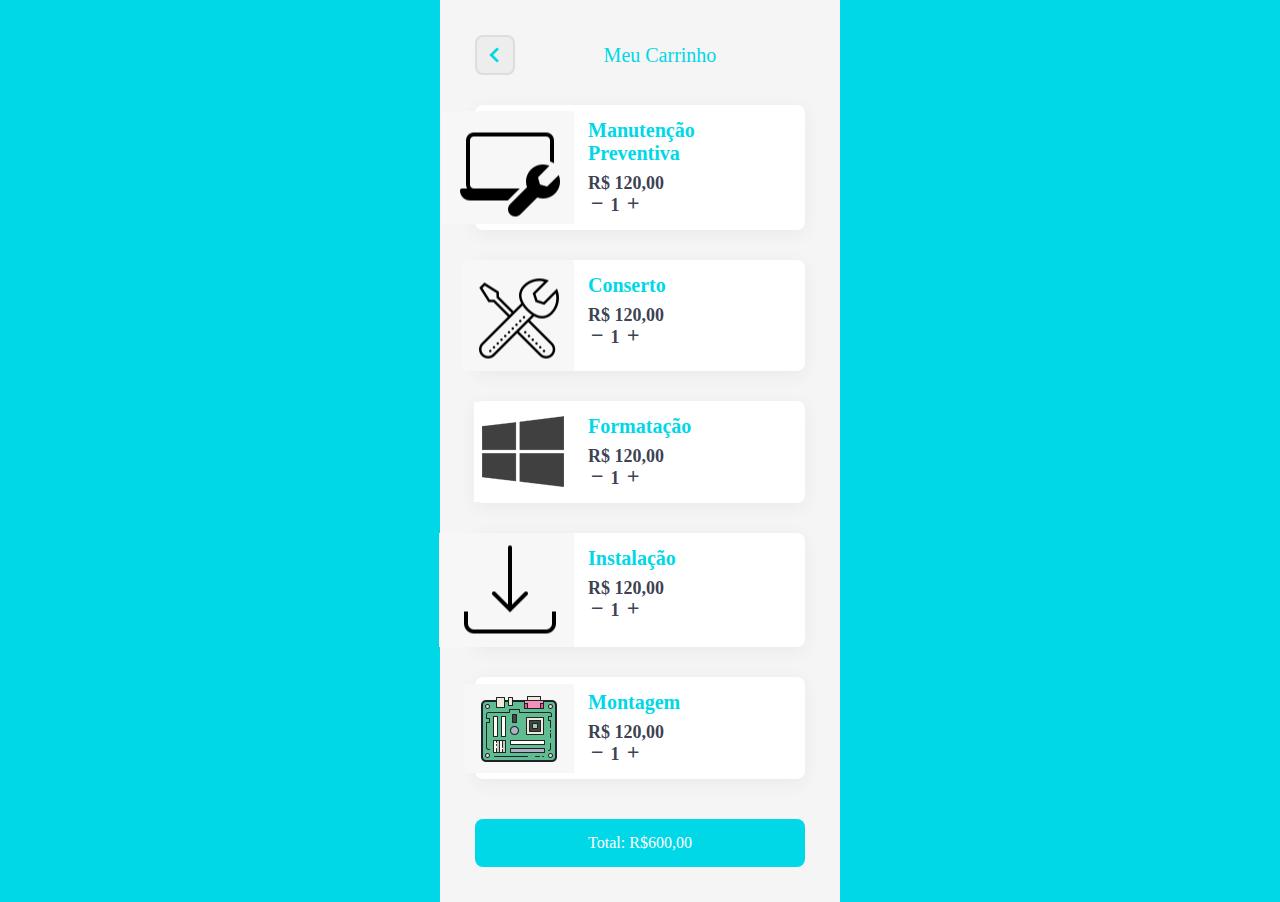
<file: site/html/carrinho.html>
<!DOCTYPE html>
<html lang="pt-br">
<head>
    <meta charset="UTF-8">
    <meta name="viewport" content="width=device-width, initial-scale=1.0">
    <link rel="stylesheet" href="../css/carrinho.css">
    <link rel="preconnect" href="https://fonts.googleapis.com">
    <link href="https://unpkg.com/boxicons@2.1.4/css/boxicons.min.css" rel="stylesheet">
    <title>Carrinho</title>
</head>
<body>
    <div class="carrinho">
        <div class="cabecalho-carrinho">
            <button>
                <i class="bx bx-chevron-left"></i>
            </button>
            <h3>Meu Carrinho</h3>
        </div>
        <ul>
            <li class="carrinho-item">
                <div class="imagem">
                    <img src="../img/manutencaocarrinhooooooo.png" alt="...">
                </div>
                <div class="info">
                    <h4>Manutenção Preventiva</h4>
                    <div class="preco">
                        <p>R$ 120,00</p>
                        <div class="contador">
                            <i class="bx bx-minus"></i>
                                <span>1</span>
                            <i class="bx bx-plus"></i>
                        </div>
                    </div>
                </div>
            </li>

            <li class="carrinho-item">
                <div class="imagem">
                    <img src="../img/consertocarrinhoooooooo.png" alt="...">
                </div>
                <div class="info">
                    <h4>Conserto</h4>
                    <div class="preco">
                        <p>R$ 120,00</p>
                        <div class="contador">
                            <i class="bx bx-minus"></i>
                                <span>1</span>
                            <i class="bx bx-plus"></i>
                        </div>
                    </div>
                </div>
            </li>

            <li class="carrinho-item">
                <div class="imagem">
                    <img src="../img/formatacaophotoshop.png" alt="...">
                </div>
                <div class="info">
                    <h4>Formatação</h4>
                    <div class="preco">
                        <p>R$ 120,00</p>
                        <div class="contador">
                            <i class="bx bx-minus"></i>
                                <span>1</span>
                            <i class="bx bx-plus"></i>
                        </div>
                    </div>
                </div>
            </li>

            <li class="carrinho-item">
                <div class="imagem">
                    <img src="../img/instalacaocarrinhooooooo.png" alt="...">
                </div>
                <div class="info">
                    <h4>Instalação</h4>
                    <div class="preco">
                        <p>R$ 120,00</p>
                        <div class="contador">
                            <i class="bx bx-minus"></i>
                                <span>1</span>
                            <i class="bx bx-plus"></i>
                        </div>
                    </div>
                </div>
            </li>

            <li class="carrinho-item">
                <div class="imagem">
                    <img src="../img/montarcarrinhooooooo.png" alt="...">
                </div>
                <div class="info">
                    <h4>Montagem</h4>
                    <div class="preco">
                        <p>R$ 120,00</p>
                        <div class="contador">
                            <i class="bx bx-minus"></i>
                                <span>1</span>
                            <i class="bx bx-plus"></i>
                        </div>
                    </div>
                </div>
            </li>
        </ul>

        <button class="pagar">Total: R$600,00</button>

    </div>
</body>
</html>
</file>
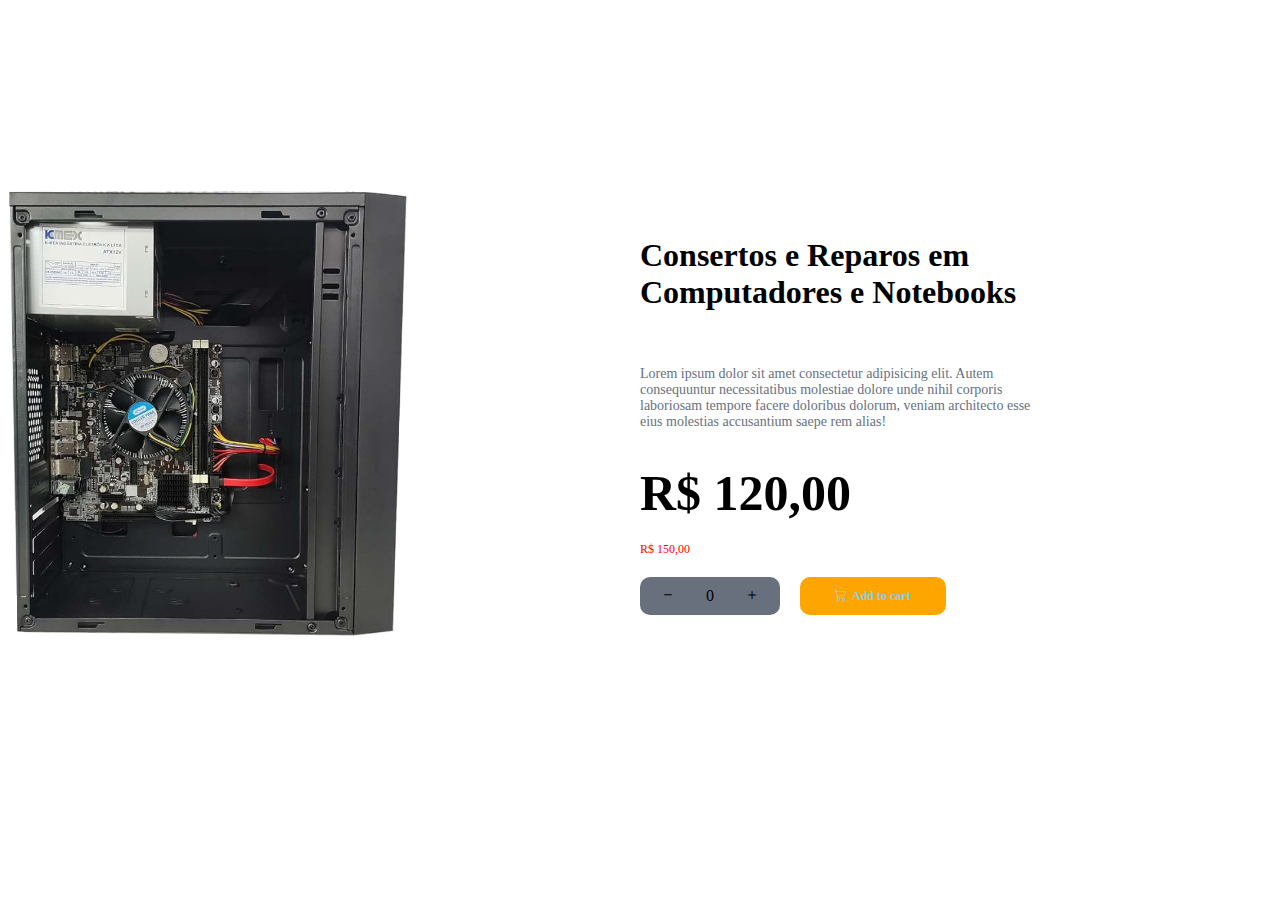
<file: site/html/conserto.html>
<!DOCTYPE html>
<html lang="pt-br">
<head>
    <meta charset="UTF-8">
    <meta name="viewport" content="width=device-width, initial-scale=1.0">
    <link rel="stylesheet" href="../css/conserto.css">
    <link rel="preconnect" href="https://fonts.googleapis.com">
    <link rel="preconnect" href="https://fonts.gstatic.com" crossorigin>
    <link href="https://fonts.googleapis.com/css2?family=Kumbh+Sans:wght@400;700&display=swap" rel="stylesheet">
    <link rel="stylesheet" href="https://cdn.jsdelivr.net/npm/bootstrap-icons@1.11.3/font/bootstrap-icons.min.css">
    <title>Consertos e Reparos em Computadores e NOtebooks</title>
</head>
<body>
    <main>
        <section>
            <div class="container">
                <div class="left-side">
                    <div class="items">
                        <!-- <div class="select-image"> -->
                            <img src="../img/pclado.jpg" class="select-image">
                        <!-- </div> -->

                        <!-- <div class="thumbnails">
                            <div class="thumbnail">
                                <img src="../img/pcfrente.jpg" alt="">
                            </div>

                            <div class="thumbnail">
                                <img src="../img/cpu.jpg" alt="">
                            </div>

                            <div class="thumbnail">
                                <img src="../img/placamae.jpg" alt="">
                            </div>

                            <div class="thumbnail">
                                <img src="../img/ssd.jpg" alt="">
                            </div>
                        </div> -->
                    </div>
                </div>

                <div class="right-side">
                    <div class="content">
                        <h1>Consertos e Reparos em Computadores e Notebooks</h1>
                        <p>Lorem ipsum dolor sit amet consectetur adipisicing elit. Autem consequuntur necessitatibus molestiae dolore unde nihil corporis laboriosam tempore facere doloribus dolorum, veniam architecto esse eius molestias accusantium saepe rem alias!</p>
                        <span class="price">R$ 120,00</span>
                        <span class="off">R$ 150,00</span>
                        <div class="options">
                            <div class="amount">
                                <div class="minus">
                                    <i class="bi bi-dash"></i>
                                </div>
                                <span>0</span>
                                <div class="plus">
                                    <i class="bi bi-plus"></i>
                                </div>
                            </div>

                            <a href="" class="button"><i class="bi bi-cart3"></i>Add to cart</a>
                        </div>
                    </div>
                </div>
            </div>
        </section>
    </main>
</body>
</html>
</file>
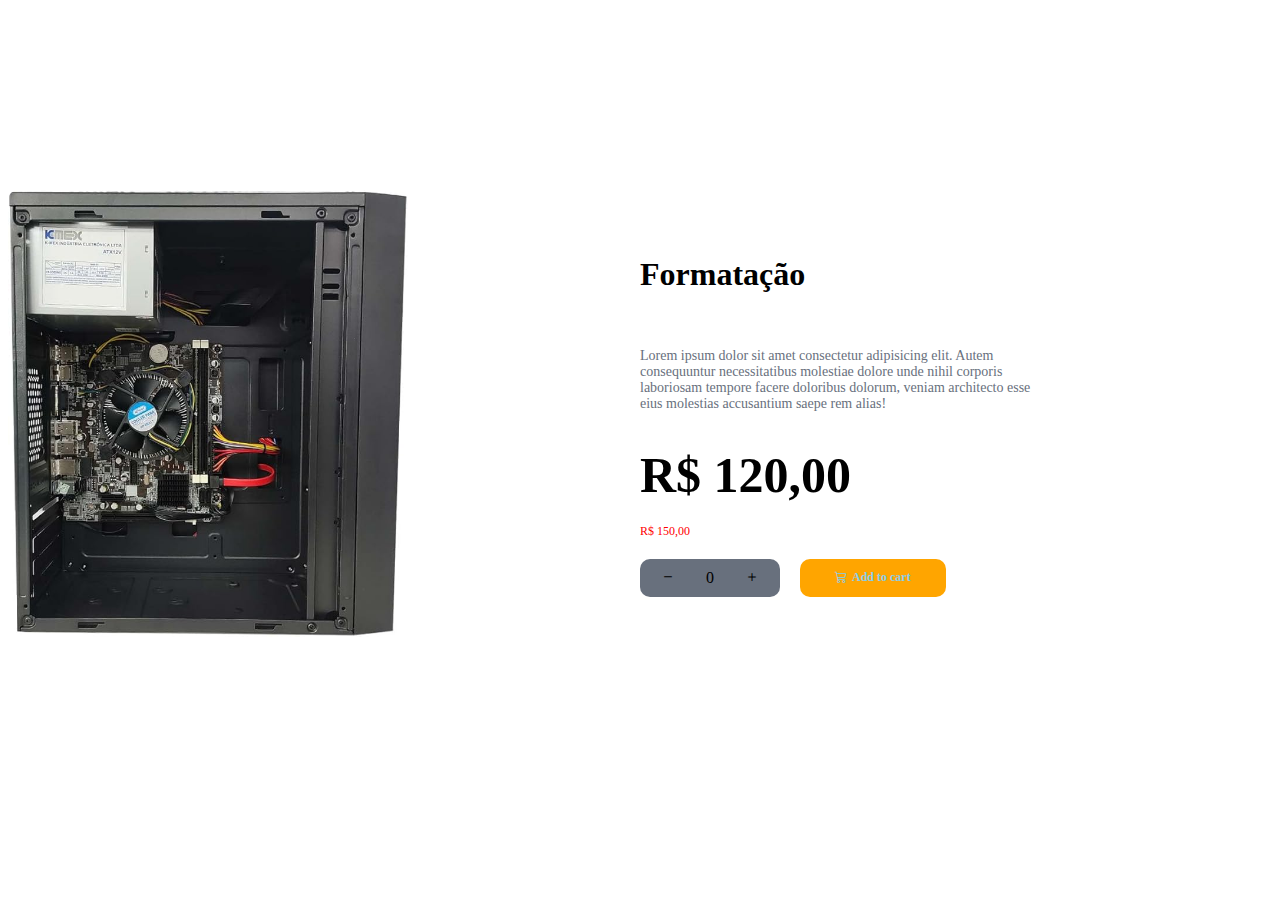
<file: site/html/formatacao.html>
<!DOCTYPE html>
<html lang="pt-br">
<head>
    <meta charset="UTF-8">
    <meta name="viewport" content="width=device-width, initial-scale=1.0">
    <link rel="stylesheet" href="../css/formatacao.css">
    <link rel="preconnect" href="https://fonts.googleapis.com">
    <link rel="preconnect" href="https://fonts.gstatic.com" crossorigin>
    <link href="https://fonts.googleapis.com/css2?family=Kumbh+Sans:wght@400;700&display=swap" rel="stylesheet">
    <link rel="stylesheet" href="https://cdn.jsdelivr.net/npm/bootstrap-icons@1.11.3/font/bootstrap-icons.min.css">
    <title>Formatação</title>
</head>
<body>
    <main>
        <section>
            <div class="container">
                <div class="left-side">
                    <div class="items">
                        <div class="select-image">
                            <img src="../img/pclado.jpg">
                        </div>

                        <!-- <div class="thumbnails">
                            <div class="thumbnail">
                                <img src="../img/pcfrente.jpg" alt="">
                            </div>

                            <div class="thumbnail">
                                <img src="../img/cpu.jpg" alt="">
                            </div>

                            <div class="thumbnail">
                                <img src="../img/placamae.jpg" alt="">
                            </div>

                            <div class="thumbnail">
                                <img src="../img/ssd.jpg" alt="">
                            </div>
                        </div> -->
                    </div>
                </div>

                <div class="right-side">
                    <div class="content">
                        <h1>Formatação</h1>
                        <p>Lorem ipsum dolor sit amet consectetur adipisicing elit. Autem consequuntur necessitatibus molestiae dolore unde nihil corporis laboriosam tempore facere doloribus dolorum, veniam architecto esse eius molestias accusantium saepe rem alias!</p>
                        <span class="price">R$ 120,00</span>
                        <span class="off">R$ 150,00</span>
                        <div class="options">
                            <div class="amount">
                                <div class="minus">
                                    <i class="bi bi-dash"></i>
                                </div>
                                <span>0</span>
                                <div class="plus">
                                    <i class="bi bi-plus"></i>
                                </div>
                            </div>

                            <a href="" class="button"><i class="bi bi-cart3"></i>Add to cart</a>
                        </div>
                    </div>
                </div>
            </div>
        </section>
    </main>
</body>
</html>
</file>
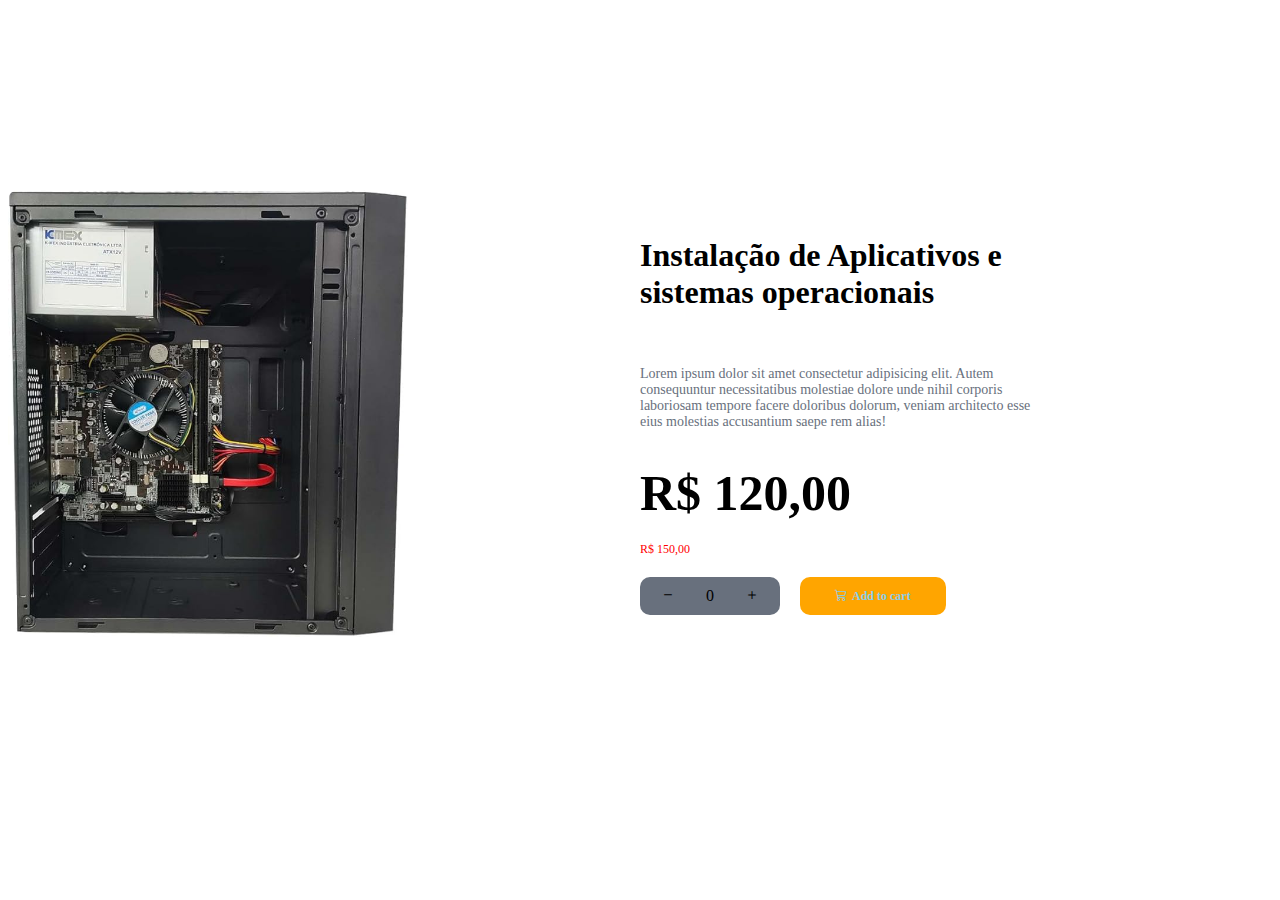
<file: site/html/instalacao.html>
<!DOCTYPE html>
<html lang="pt-br">
<head>
    <meta charset="UTF-8">
    <meta name="viewport" content="width=device-width, initial-scale=1.0">
    <link rel="stylesheet" href="../css/instalacao.css">
    <link rel="preconnect" href="https://fonts.googleapis.com">
    <link rel="preconnect" href="https://fonts.gstatic.com" crossorigin>
    <link href="https://fonts.googleapis.com/css2?family=Kumbh+Sans:wght@400;700&display=swap" rel="stylesheet">
    <link rel="stylesheet" href="https://cdn.jsdelivr.net/npm/bootstrap-icons@1.11.3/font/bootstrap-icons.min.css">
    <title>Instalação de Aplicativos e sistemas operacionais</title>
</head>
<body>
    <main>
        <section>
            <div class="container">
                <div class="left-side">
                    <div class="items">
                        <div class="select-image">
                            <img src="../img/pclado.jpg">
                        </div>

                        <!-- <div class="thumbnails">
                            <div class="thumbnail">
                                <img src="../img/pcfrente.jpg" alt="">
                            </div>

                            <div class="thumbnail">
                                <img src="../img/cpu.jpg" alt="">
                            </div>

                            <div class="thumbnail">
                                <img src="../img/placamae.jpg" alt="">
                            </div>

                            <div class="thumbnail">
                                <img src="../img/ssd.jpg" alt="">
                            </div>
                        </div> -->
                    </div>
                </div>

                <div class="right-side">
                    <div class="content">
                        <h1>Instalação de Aplicativos e sistemas operacionais</h1>
                        <p>Lorem ipsum dolor sit amet consectetur adipisicing elit. Autem consequuntur necessitatibus molestiae dolore unde nihil corporis laboriosam tempore facere doloribus dolorum, veniam architecto esse eius molestias accusantium saepe rem alias!</p>
                        <span class="price">R$ 120,00</span>
                        <span class="off">R$ 150,00</span>
                        <div class="options">
                            <div class="amount">
                                <div class="minus">
                                    <i class="bi bi-dash"></i>
                                </div>
                                <span>0</span>
                                <div class="plus">
                                    <i class="bi bi-plus"></i>
                                </div>
                            </div>

                            <a href="" class="button"><i class="bi bi-cart3"></i>Add to cart</a>
                        </div>
                    </div>
                </div>
            </div>
        </section>
    </main>
</body>
</html>
</file>
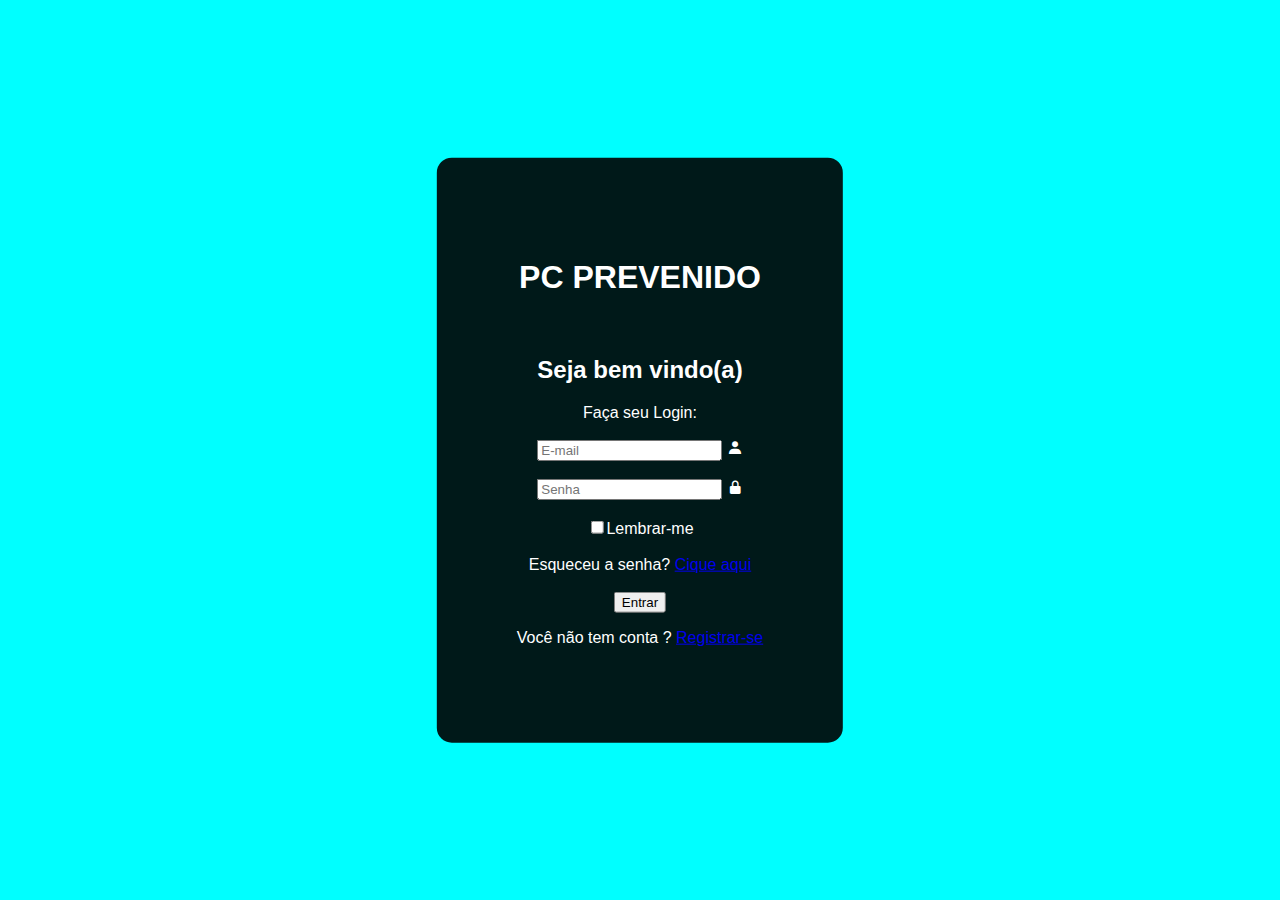
<file: site/html/login.html>
<!DOCTYPE html>
<html lang="pt-br">
<head>
    <meta charset="UTF-8">
    <meta name="viewport" content="width=device-width, initial-scale=1.0">
    <title>Login</title>
    <link href='https://unpkg.com/boxicons@2.1.4/css/boxicons.min.css' rel='stylesheet'>
    <style>
        body{
            font-family: Arial, Helvetica, sans-serif;
            background-color: aqua;
        }
        .caixa{
            background-color: rgba(0, 0, 0, 0.9);
            position: absolute;
            top: 50%;
            left: 50%;
            transform: translate(-50%, -50%);
            padding: 80px;
            border-radius: 15px;
            color: white;
        }
    </style>
</head>
<body>
    <div class="caixa">
        <form action="form.html">
            
            <div style="text-align: center;">

            <h1>PC PREVENIDO</h1>
            <br>

            <h2>Seja bem vindo(a)</h2>
            
            <label>Faça seu Login:</label>
            <br>
            <br>
            
            <input type="email" placeholder="E-mail" required>
            <i class='bx bxs-user'></i>
            <br>
            <br>
            
            <input type="password" placeholder="Senha" required>
            <i class='bx bxs-lock-alt'></i>
            <br>
            <br>

            
            <label><input type="checkbox">Lembrar-me</label>
            <br> <br>
            <label>Esqueceu a senha?</label> <a href="clique aqui.html">Cique aqui</a>
            
            <br> <br>
            <input type="submit" value="Entrar">
            </div>

            <div class="register-link">
                <p>Você não tem conta ? <a href="registrar.html">Registrar-se</a></p>
            </div>

        </form>
    </div>
</body>
</html>
</file>
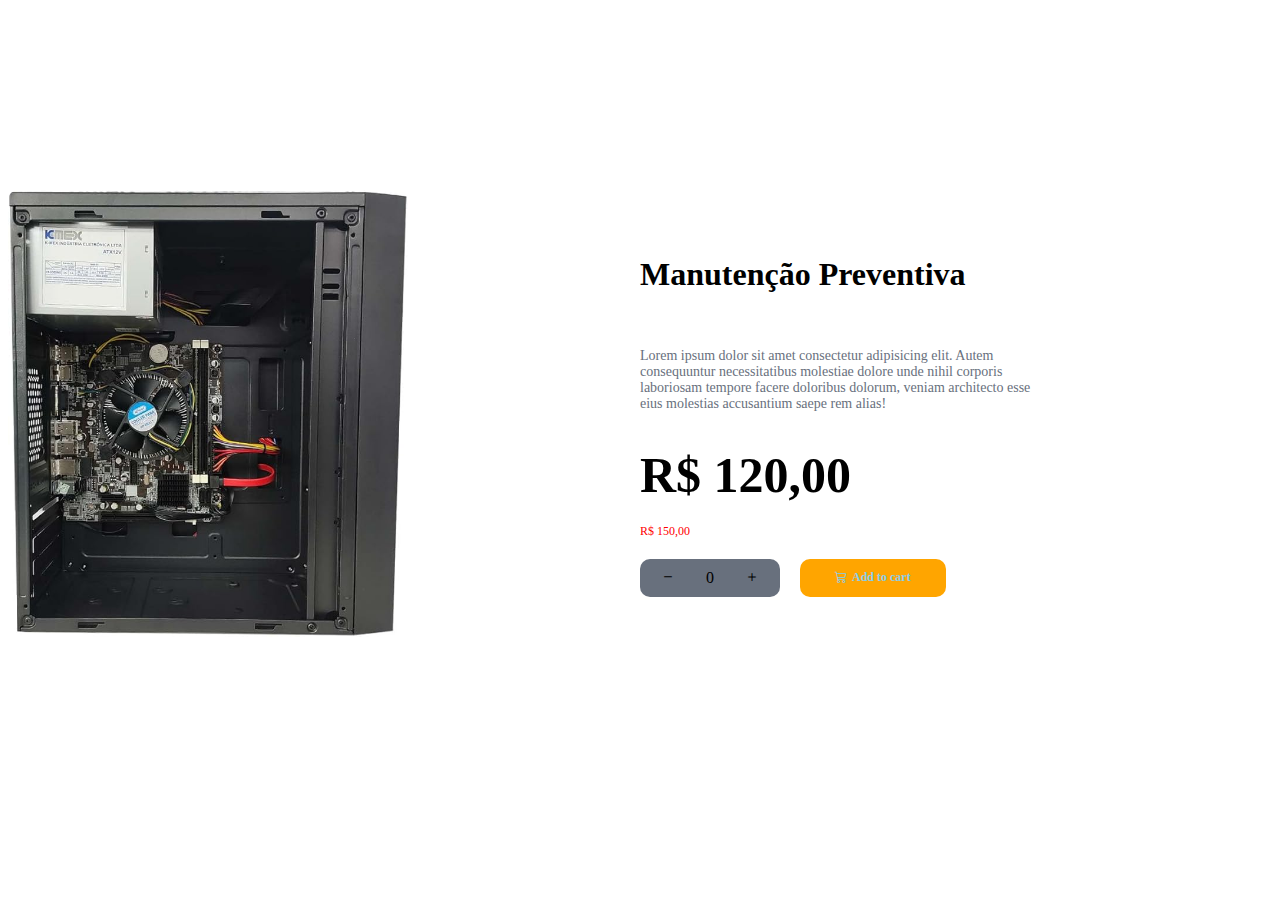
<file: site/html/manutencao.html>
<!DOCTYPE html>
<html lang="pt-br">
<head>
    <meta charset="UTF-8">
    <meta name="viewport" content="width=device-width, initial-scale=1.0">
    <link rel="stylesheet" href="../css/manutencao.css">
    <link rel="preconnect" href="https://fonts.googleapis.com">
    <link rel="preconnect" href="https://fonts.gstatic.com" crossorigin>
    <link href="https://fonts.googleapis.com/css2?family=Kumbh+Sans:wght@400;700&display=swap" rel="stylesheet">
    <link rel="stylesheet" href="https://cdn.jsdelivr.net/npm/bootstrap-icons@1.11.3/font/bootstrap-icons.min.css">
    <title>Manutenção Preventiva</title>
</head>
<body>
    <main>
        <section>
            <div class="container">
                <div class="left-side">
                    <div class="items">
                        <div class="select-image">
                            <img src="../img/pclado.jpg">
                        </div>

                        <!-- <div class="thumbnails">
                            <div class="thumbnail">
                                <img src="../img/pcfrente.jpg" alt="">
                            </div>

                            <div class="thumbnail">
                                <img src="../img/cpu.jpg" alt="">
                            </div>

                            <div class="thumbnail">
                                <img src="../img/placamae.jpg" alt="">
                            </div>

                            <div class="thumbnail">
                                <img src="../img/ssd.jpg" alt="">
                            </div>
                        </div> -->
                    </div>
                </div>

                <div class="right-side">
                    <div class="content">
                        <h1>Manutenção Preventiva</h1>
                        <p>Lorem ipsum dolor sit amet consectetur adipisicing elit. Autem consequuntur necessitatibus molestiae dolore unde nihil corporis laboriosam tempore facere doloribus dolorum, veniam architecto esse eius molestias accusantium saepe rem alias!</p>
                        <span class="price">R$ 120,00</span>
                        <span class="off">R$ 150,00</span>
                        <div class="options">
                            <div class="amount">
                                <div class="minus">
                                    <i class="bi bi-dash"></i>
                                </div>
                                <span>0</span>
                                <div class="plus">
                                    <i class="bi bi-plus"></i>
                                </div>
                            </div>

                            <a href="" class="button"><i class="bi bi-cart3"></i>Add to cart</a>
                        </div>
                    </div>
                </div>
            </div>
        </section>
    </main>
</body>
</html>
</file>
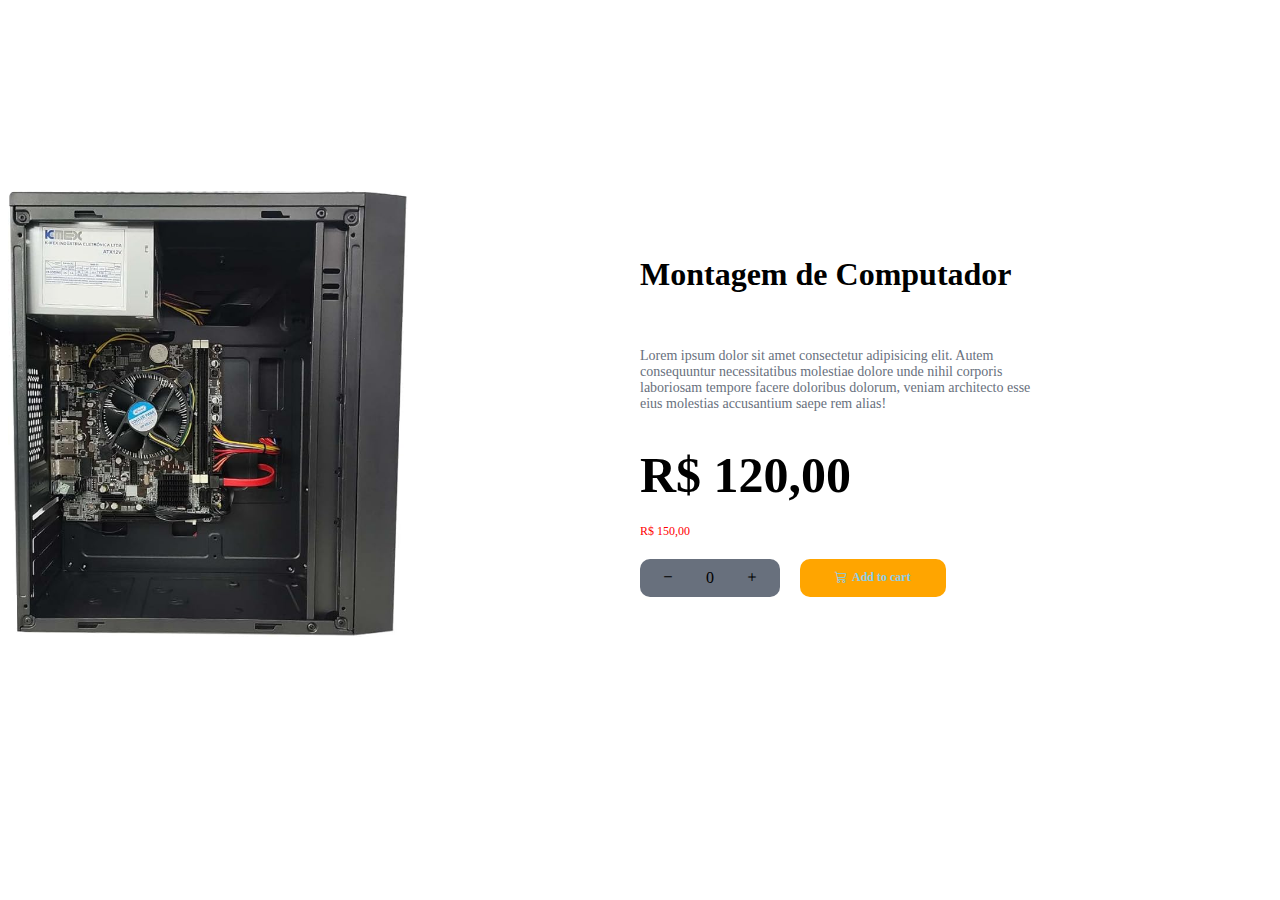
<file: site/html/montarpc.html>
<!DOCTYPE html>
<html lang="pt-br">
<head>
    <meta charset="UTF-8">
    <meta name="viewport" content="width=device-width, initial-scale=1.0">
    <link rel="stylesheet" href="../css/montarpc.css">
    <link rel="preconnect" href="https://fonts.googleapis.com">
    <link rel="preconnect" href="https://fonts.gstatic.com" crossorigin>
    <link href="https://fonts.googleapis.com/css2?family=Kumbh+Sans:wght@400;700&display=swap" rel="stylesheet">
    <link rel="stylesheet" href="https://cdn.jsdelivr.net/npm/bootstrap-icons@1.11.3/font/bootstrap-icons.min.css">
    <title>Montagem de Computador</title>
</head>
<body>
    <main>
        <section>
            <div class="container">
                <div class="left-side">
                    <div class="items">
                        <div class="select-image">
                            <img src="../img/pclado.jpg">
                        </div>

                        <!-- <div class="thumbnails">
                            <div class="thumbnail">
                                <img src="../img/pcfrente.jpg" alt="">
                            </div>

                            <div class="thumbnail">
                                <img src="../img/cpu.jpg" alt="">
                            </div>

                            <div class="thumbnail">
                                <img src="../img/placamae.jpg" alt="">
                            </div>

                            <div class="thumbnail">
                                <img src="../img/ssd.jpg" alt="">
                            </div>
                        </div> -->
                    </div>
                </div>

                <div class="right-side">
                    <div class="content">
                        <h1>Montagem de Computador</h1>
                        <p>Lorem ipsum dolor sit amet consectetur adipisicing elit. Autem consequuntur necessitatibus molestiae dolore unde nihil corporis laboriosam tempore facere doloribus dolorum, veniam architecto esse eius molestias accusantium saepe rem alias!</p>
                        <span class="price">R$ 120,00</span>
                        <span class="off">R$ 150,00</span>
                        <div class="options">
                            <div class="amount">
                                <div class="minus">
                                    <i class="bi bi-dash"></i>
                                </div>
                                <span>0</span>
                                <div class="plus">
                                    <i class="bi bi-plus"></i>
                                </div>
                            </div>

                            <a href="" class="button"><i class="bi bi-cart3"></i>Add to cart</a>
                        </div>
                    </div>
                </div>
            </div>
        </section>
    </main>
</body>
</html>
</file>
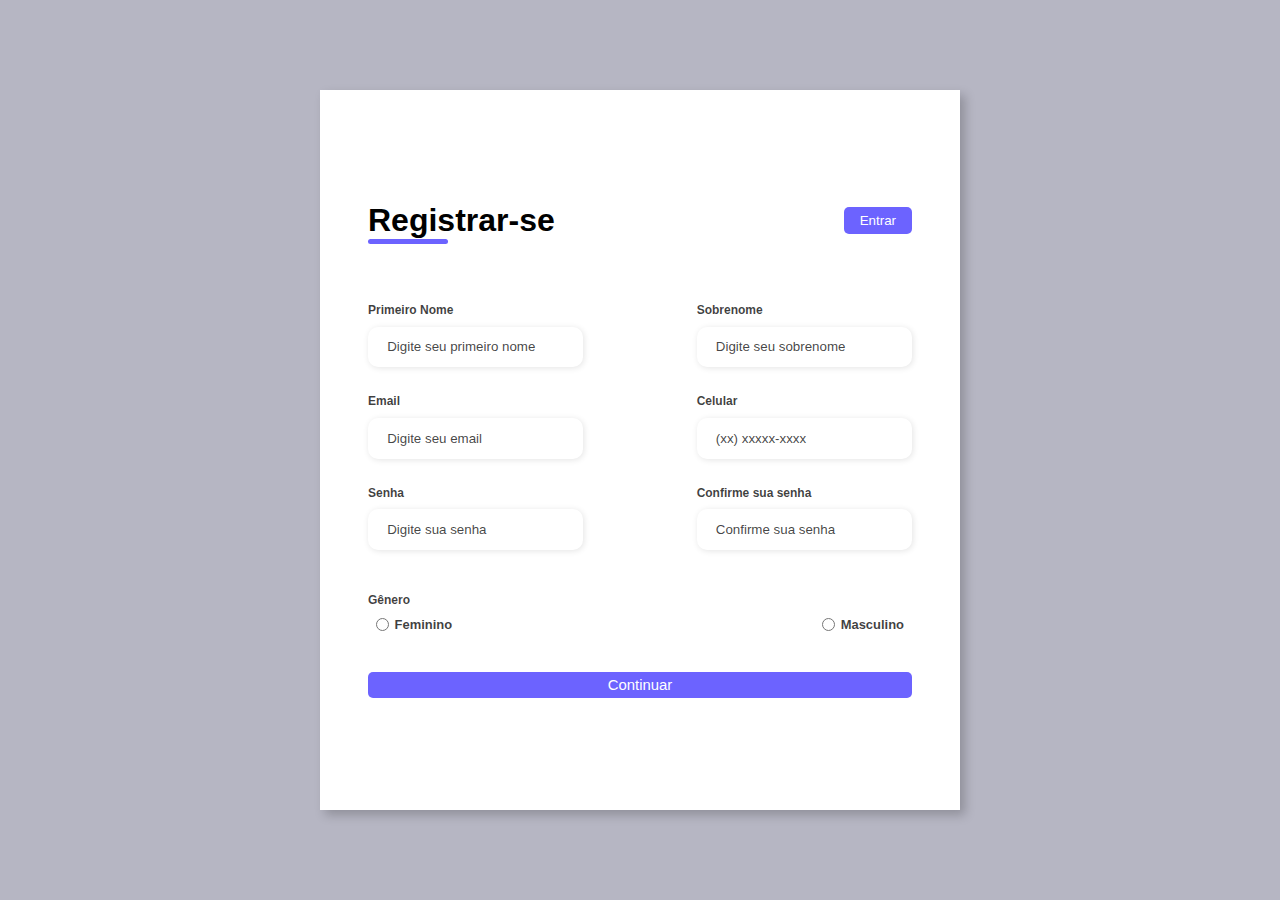
<file: site/html/registrar.html>
<!DOCTYPE html>
<html lang="pt-br">
<head>
    <meta charset="UTF-8">
    <meta name="viewport" content="width=device-width, initial-scale=1.0">
    <link rel="stylesheet" href="../css/registrar.css">
    <title>Registrar-se</title>
</head>
<body>
    <div class="container">
        <div class="form-image">
            <img src="../img/registrar.svg">
        </div>
        <div class="form">
            <form action="#">
                <div class="form-header">
                    <div class="title">
                        <h1>Registrar-se</h1>
                    </div>
                    <div class="login-button">
                        <button><a href="#">Entrar</a></button>
                    </div>
                </div>
                <div class="input-group">
                    <div class="input-box">
                        <label for="firstname">Primeiro Nome</label>
                        <input id="firstname" type="text" name="firstname" placeholder="Digite seu primeiro nome" required>
                    </div>

                    <div class="input-box">
                        <label for="lastname">Sobrenome</label>
                        <input id="lastname" type="text" name="lastname" placeholder="Digite seu sobrenome" required>
                    </div>

                    <div class="input-box">
                        <label for="email">Email</label>
                        <input id="email" type="email" name="email" placeholder="Digite seu email" required>
                    </div>

                    <div class="input-box">
                        <label for="number">Celular</label>
                        <input id="number" type="tel" name="number" placeholder="(xx) xxxxx-xxxx" required>
                    </div>

                    <div class="input-box">
                        <label for="password">Senha</label>
                        <input id="password" type="password" name="password" placeholder="Digite sua senha" required>
                    </div>

                    <div class="input-box">
                        <label for="confirmpassword">Confirme sua senha</label>
                        <input id="confirmpassword" type="password" name="confirmpassword" placeholder="Confirme sua senha" required>
                    </div>
                </div>

                <div class="gender-inputs">
                    <div class="gender-title">
                        <h6>Gênero</h6>
                    </div>

                    <div class="gender-group">
                        <div class="gender-input">
                            <input type="radio" id="female" name="gender">
                            <label for="female">Feminino</label>
                        </div>

                        <div class="gender-input">
                            <input type="radio" id="male" name="gender">
                            <label for="male">Masculino</label>
                        </div>

                    </div>
                </div>

                <div class="continue-button">
                    <button><a href="#">Continuar</a></button>
                </div>
            </form>
        </div>
    </div>
</body>
</html>
</file>
<file: site/css/carrinho.css>
*{
    margin: 0;
    padding: 0;
    border: none;
    outline: none;
    user-select: none;
    box-sizing: border-box;
    list-style: none
}

:root{
    --cor-primaria: #00d8e7;
    --cor-secundaria: #2a2f43ea;
    --cor-fundo: #f5f5f5;
}

body{
    display: flex;
    justify-content: center;
    align-items: center;
    min-height: 100vh;
    background: var(--cor-primaria);
}

.carrinho{
    width: 400px;
    height: min-content;
    background: var(--cor-fundo);
    padding: 35px;
}

.carrinho .cabecalho-carrinho{
    display: flex;
}

.carrinho .cabecalho-carrinho button{
    cursor: pointer;
    width: 40px;
    height: 40px;
    font-size: 2rem;
    line-height: 50%;
    color: var(--cor-primaria);
    background: #ddddde50;
    border: 2px solid #ddddde;
    border-radius: 8px;
    transition: 0.9s;
}

.carrinho .cabecalho-carrinho button:hover{
    color: #fff;
    background: var(--cor-primaria);
    border-color: var(--cor-primaria);
}

.carrinho .cabecalho-carrinho h3{
    margin: auto;
    text-align: center;
    font: 400 1.25rem 'Poppins';
    color: var(--cor-primaria);
}

.carrinho .carrinho-item{
    position: relative;
    display: flex;
    width: 100%;
    margin: 30px 0;
    background: #fff;
    border-radius: 8px;
    box-shadow: 0 4px 18px #2a2f430f;
}

.carrinho .carrinho-item .imagem{
    width: 30%;
    display: flex;
    justify-content: flex-end;
    align-items: center;
}

.carrinho .carrinho-item .img{
    width: 90%;
}

.carrinho .carrinho-item .info{
    width: 70%;
    padding: 14px;
}

.carrinho .carrinho-item h4{
    color: var(--cor-primaria);
    font: 700 1.25rem 'Poppins';
}

.carrinho .carrinho-item .detalhes{
    display: flex;
    gap: 10px;
}

.carrinho .carrinho-item .detalhes i{
    color: #2a2f43d2;
    font-size: 1.0625rem;
    transform: translateY(3px);
}

.carrinho .carrinho-item .detalhes span{
    font: 600 0.75rem 'Poppins';
    color: #2a204399;
}

.carrinho .carrinho-item .preco{
    color: var(--cor-secundaria);
    font: 700 1.125rem 'Poppins';
    margin-top: 8px;
}

.carrinho .carrinho-item .contator{
    position: absolute;
    right: 15px;
    bottom: 0;
}

.carrinho .carrinho-item .contator i{
    cursor: pointer;
    width: 25px;
    height: 35px;
    font-size: 0.75rem;
    font-weight: 700;
    text-align: center;
    line-height: 35px;
    background: var(--cor-primaria);
    color: #fff;
    border-radius: 8px 8px 0 0;
}

.carrinho .carrinho-item .contator span{
    margin: 0 6px;
    font: 700 1rem 'Poppins';
    color: var(--cor-secundaria);
}

.carrinho .pagar{
    font: 500 1rem 'Poppins';
    cursor: pointer;
    width: 100%;
    margin-top: 10px;
    padding: 15px 0;
    color: #fff;
    background-color: var(--cor-primaria);
    border-radius: 8px;
    transition: 0.3s;
}

.carrinho .pagar:hover{
    background: #2a2f43f1;
}
</file>
<file: site/css/conserto.css>
.container{
    display: flex;
    justify-content: center;
    align-items: center;
    width: 100%;
    height: calc(100vh - 85px);
}

.left-side{
    display: flex;
    flex-direction: column;
    width: 100%;
}

.items{
    align-items: flex-end;
}

.select-image{
    max-width: 400px;
}

.select-image img{
    width: 100%;
    border-radius: 10px;
}

/* .thumbnails{
    display: flex;
    justify-content: space-evenly;
    max-width: 400px;
    gap: 10px;
} */

/* .thumbnail img{

    width: 100%;
    border-radius: 10px;
} */

.right-side{
    width: 100%;
    display: flex;
    flex-direction: column;
}

.content{
    max-width: 400px;
    display: flex;
    flex-direction: column;
    gap: 20px;
}

.right-side h6{
    color: orange;
}

.right-side p{
    color: hsl(219, 9%, 45%);
    font-size: 14px;
}

.price{
    font-size: 50px;
    font-weight: 700;
}

.off{
    font-size: 12px;
    color: red;
}

.options{
    display: flex;
    gap: 20px;
}

.amount{
    display: flex;
    align-items: center;
    gap: 30px;
    background-color: hsl(219, 9%, 45%);
    padding: 10px 20px;
    width: fit-content;
    border-radius: 10px;
}

.amout span{
    font-weight: 700;
    font-size: 12px;
}

.minus, .plus{
    cursor: pointer;
}

.button{
    display: inline-block;
    text-decoration: none;
    color: skyblue;
    background-color: orange;
    padding: 10px 35px;
    border-radius: 10px;
    display: flex;
    align-items: center;
    width: fit-content;
    gap: 5px;
    font-size: 12px;
    font-weight: 700;
}

.button img{
    width: 14px;
}
</file>
<file: site/css/formatacao.css>
.container{
    display: flex;
    justify-content: center;
    align-items: center;
    width: 100%;
    height: calc(100vh - 85px);
}

.left-side{
    display: flex;
    flex-direction: column;
    width: 100%;
}

.items{
    align-items: center;
    text-align: center;
}

.select-image{
    max-width: 400px;
}

.select-image img{
    width: 100%;
    border-radius: 10px;
}

.thumbnails{
    display: flex;
    justify-content: space-evenly;
    max-width: 400px;
    gap: 10px;
}

.thumbnail img{
    width: 100%;
    border-radius: 10px;
}

.right-side{
    width: 100%;
    display: flex;
    flex-direction: column;
}

.content{
    max-width: 400px;
    display: flex;
    flex-direction: column;
    gap: 20px;
}

.right-side h6{
    color: orange;
}

.right-side p{
    color: hsl(219, 9%, 45%);
    font-size: 14px;
}

.price{
    font-size: 50px;
    font-weight: 700;
}

.off{
    font-size: 12px;
    color: red;
}

.options{
    display: flex;
    gap: 20px;
}

.amount{
    display: flex;
    align-items: center;
    gap: 30px;
    background-color: hsl(219, 9%, 45%);
    padding: 10px 20px;
    width: fit-content;
    border-radius: 10px;
}

.amout span{
    font-weight: 700;
    font-size: 12px;
}

.minus, .plus{
    cursor: pointer;
}

.button{
    display: inline-block;
    text-decoration: none;
    color: skyblue;
    background-color: orange;
    padding: 10px 35px;
    border-radius: 10px;
    display: flex;
    align-items: center;
    width: fit-content;
    gap: 5px;
    font-size: 12px;
    font-weight: 700;
}

.button img{
    width: 14px;
}
</file>
<file: site/css/instalacao.css>
.container{
    display: flex;
    justify-content: center;
    align-items: center;
    width: 100%;
    height: calc(100vh - 85px);
}

.left-side{
    display: flex;
    flex-direction: column;
    width: 100%;
}

.items{
    align-items: center;
    text-align: center;
}

.select-image{
    max-width: 400px;
}

.select-image img{
    width: 100%;
    border-radius: 10px;
}
/* 
.thumbnails{
    display: flex;
    justify-content: space-evenly;
    max-width: 400px;
    gap: 10px;
}

.thumbnail img{
    width: 100%;
    border-radius: 10px;
} */

.right-side{
    width: 100%;
    display: flex;
    flex-direction: column;
}

.content{
    max-width: 400px;
    display: flex;
    flex-direction: column;
    gap: 20px;
}

.right-side h6{
    color: orange;
}

.right-side p{
    color: hsl(219, 9%, 45%);
    font-size: 14px;
}

.price{
    font-size: 50px;
    font-weight: 700;
}

.off{
    font-size: 12px;
    color: red;
}

.options{
    display: flex;
    gap: 20px;
}

.amount{
    display: flex;
    align-items: center;
    gap: 30px;
    background-color: hsl(219, 9%, 45%);
    padding: 10px 20px;
    width: fit-content;
    border-radius: 10px;
}

.amout span{
    font-weight: 700;
    font-size: 12px;
}

.minus, .plus{
    cursor: pointer;
}

.button{
    display: inline-block;
    text-decoration: none;
    color: skyblue;
    background-color: orange;
    padding: 10px 35px;
    border-radius: 10px;
    display: flex;
    align-items: center;
    width: fit-content;
    gap: 5px;
    font-size: 12px;
    font-weight: 700;
}

.button img{
    width: 14px;
}
</file>
<file: site/css/manutencao.css>
.container{
    display: flex;
    justify-content: center;
    align-items: center;
    width: 100%;
    height: calc(100vh - 85px);
}

.left-side{
    display: flex;
    flex-direction: column;
    width: 100%;
}

.items{
    align-items: center;
    text-align: center;
}

.select-image{
    max-width: 400px;
}

.select-image img{
    width: 100%;
    border-radius: 10px;
}

/* .thumbnails{
    display: flex;
    justify-content: space-evenly;
    max-width: 400px;
    gap: 10px;
}

.thumbnail img{
    width: 100%;
    border-radius: 10px;
} */

.right-side{
    width: 100%;
    display: flex;
    flex-direction: column;
}

.content{
    max-width: 400px;
    display: flex;
    flex-direction: column;
    gap: 20px;
}

.right-side h6{
    color: orange;
}

.right-side p{
    color: hsl(219, 9%, 45%);
    font-size: 14px;
}

.price{
    font-size: 50px;
    font-weight: 700;
}

.off{
    font-size: 12px;
    color: red;
}

.options{
    display: flex;
    gap: 20px;
}

.amount{
    display: flex;
    align-items: center;
    gap: 30px;
    background-color: hsl(219, 9%, 45%);
    padding: 10px 20px;
    width: fit-content;
    border-radius: 10px;
}

.amout span{
    font-weight: 700;
    font-size: 12px;
}

.minus, .plus{
    cursor: pointer;
}

.button{
    display: inline-block;
    text-decoration: none;
    color: skyblue;
    background-color: orange;
    padding: 10px 35px;
    border-radius: 10px;
    display: flex;
    align-items: center;
    width: fit-content;
    gap: 5px;
    font-size: 12px;
    font-weight: 700;
}

.button img{
    width: 14px;
}
</file>
<file: site/css/montarpc.css>
.container{
    display: flex;
    justify-content: center;
    align-items: center;
    width: 100%;
    height: calc(100vh - 85px);
}

.left-side{
    display: flex;
    flex-direction: column;
    width: 100%;
}

.items{
    align-items: center;
    text-align: center;
}

.select-image{
    max-width: 400px;
}

.select-image img{
    width: 100%;
    border-radius: 10px;
}

/* .thumbnails{
    display: flex;
    justify-content: space-evenly;
    max-width: 400px;
    gap: 10px;
}

.thumbnail img{
    width: 100%;
    border-radius: 10px;
} */

.right-side{
    width: 100%;
    display: flex;
    flex-direction: column;
}

.content{
    max-width: 400px;
    display: flex;
    flex-direction: column;
    gap: 20px;
}

.right-side h6{
    color: orange;
}

.right-side p{
    color: hsl(219, 9%, 45%);
    font-size: 14px;
}

.price{
    font-size: 50px;
    font-weight: 700;
}

.off{
    font-size: 12px;
    color: red;
}

.options{
    display: flex;
    gap: 20px;
}

.amount{
    display: flex;
    align-items: center;
    gap: 30px;
    background-color: hsl(219, 9%, 45%);
    padding: 10px 20px;
    width: fit-content;
    border-radius: 10px;
}

.amout span{
    font-weight: 700;
    font-size: 12px;
}

.minus, .plus{
    cursor: pointer;
}

.button{
    display: inline-block;
    text-decoration: none;
    color: skyblue;
    background-color: orange;
    padding: 10px 35px;
    border-radius: 10px;
    display: flex;
    align-items: center;
    width: fit-content;
    gap: 5px;
    font-size: 12px;
    font-weight: 700;
}

.button img{
    width: 14px;
}
</file>
<file: site/css/registrar.css>
@import url('https://fonts.googleapis.com/css2?family=Inter+Tight:ital,wght@0,100..900;1,100..900&display=swap');

*{
    padding: 0;
    margin: 0;
    box-sizing: border-box;
    font-family: 'Inter', sans-serif;
}

body{
    width: 100%;
    height: 100vh;
    display: flex;
    justify-content: center;
    align-items: center;
    background: #0c0c394d;
}

.container{
    width: 80%;
    height: 80vh;
    display: flex;
    box-shadow: 5px 5px 10px rgba(0, 0, 0, .212);
}

.form-image{
    width: 50%;
    display: flex;
    justify-content: center;
    align-items: center;
    background-color: #fde3a7d7;
    padding: 1rem;
}

.form-image img{
    width: 31rem;
}

.form{
    width: 50%;
    display: flex;
    justify-content: center;
    align-items: center;
    flex-direction: column;
    background-color: #fff;
    padding: 3rem;
}

.form-header{
    margin-bottom: 3rem;
    display: flex;
    justify-content: space-between;
}

.login-button{
    display: flex;
    align-items: center;
}

.login-button button {
    border: none;
    background-color: #6c63ff;
    padding: 0.4rem 1rem;
    border-radius: 5px;
    cursor: pointer;
}

.login-button button:hover{
    background-color: #6b63fff1;
}

.login-button button a {
    text-decoration: none;
    font-weight: 500;
    color: #fff;
}

.form-header h1::after {
    content: '';
    display: block;
    width: 5rem;
    height: 0.3rem;
    background-color: #6c63ff;
    margin: 0 auto;
    position: absolute;
    border-radius: 10px;
}

.input-group{
    display: flex;
    flex-wrap: wrap;
    justify-content: space-between;
    padding: 1rem 0;
}

.input-box{
    display: flex;
    flex-direction: column;
    margin-bottom: 1.1rem;
}

.input-box input{
    margin: 0.6rem 0;
    padding: 0.8rem 1.2rem;
    border: none;
    border-radius: 10px;
    box-shadow: 1px 1px 6px #0000001c;
}

.input-box input:hover{
    background-color: #eeeeee75;
}

.input-box input:focus-visible{
    outline: 1px solid #6c63ff;
}

.input-box label,
.gender-title h6 {
    font-size: 0.75rem;
    font-weight: 600;
    color: #000000c0;
}

.input-box input::placeholder{
    color: #000000be;
}

.gender-group{
    display: flex;
    justify-content: space-between;
    margin-top: 0.62rem;
    padding: 0 0.5rem;
}

.gender-input{
    display: flex;
    align-items: center;
}

.gender-input input{
    margin-right: 0.35rem;
}

.gender-input label{
    font-size: 0.81rem;
    font-weight: 600;
    color: #000000c0;
}

.continue-button button{
    width: 100%;
    margin-top: 2.5rem;
    border: none;
    background-color: #6c63ff;
    padding: 5px;
    border-radius: 5px;
    cursor: pointer;
}

.continue-button button:hover{
    background-color: #6c63ff;
}

.continue-button button a {
    text-decoration: none;
    font-size: 0.93rem;
    font-weight: 500;
    color: #fff;
}

@media screen and (max-width: 1330px) {
    .form-image{
        display: none;
    }

    .container{
        width: 50%;
    }

    .form{
        width: 100%;
    }
}

@media screen and (max-width: 1064px){
    .container{
        width: 90%;
        height: auto;
    }

    .input-group{
        flex-direction: column;
        overflow-y: scroll;
        flex-wrap: nowrap;
        max-height: 10rem;
        padding-right: 5rem;
    }

    .gender-inputs{
        margin-top: 2rem;
    }

    .gender-group{
        flex-direction: column;
    }

    .gender-input{
        margin-top: 0.5rem;
    }
}
</file>
